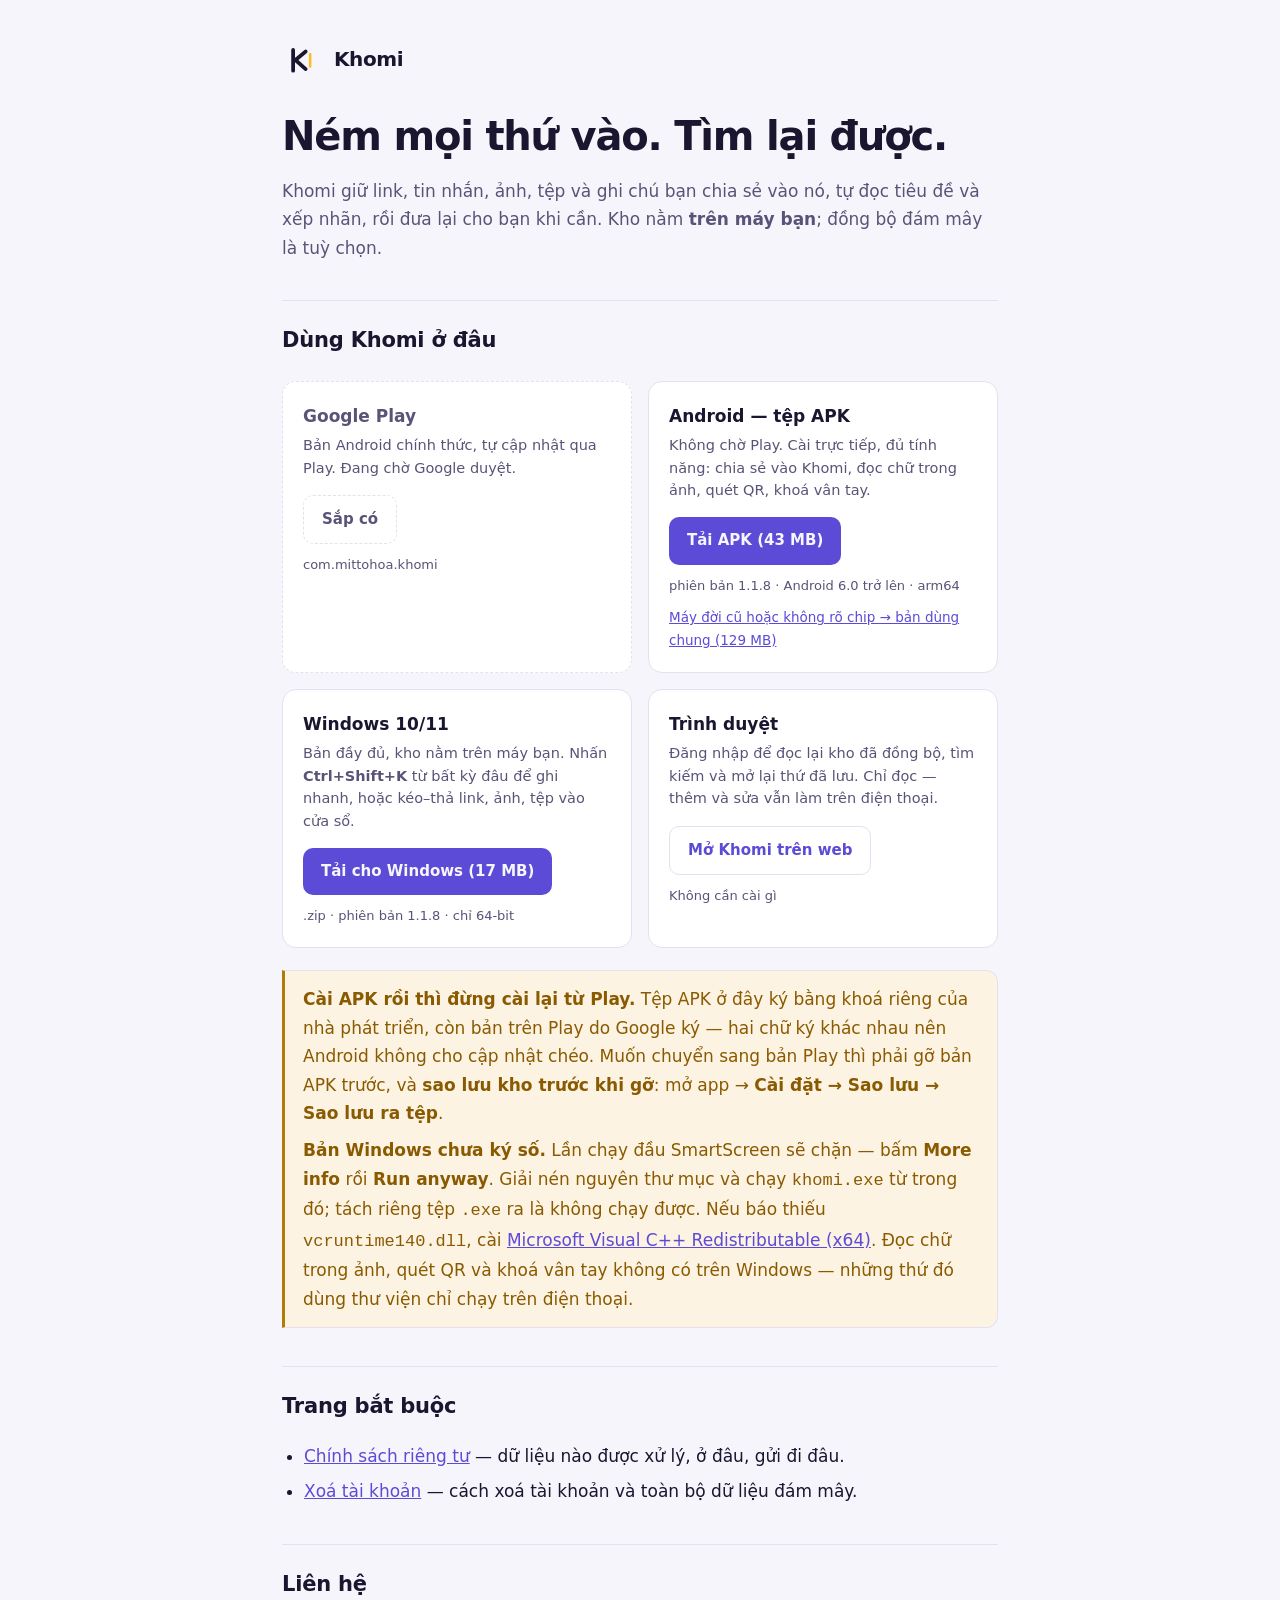
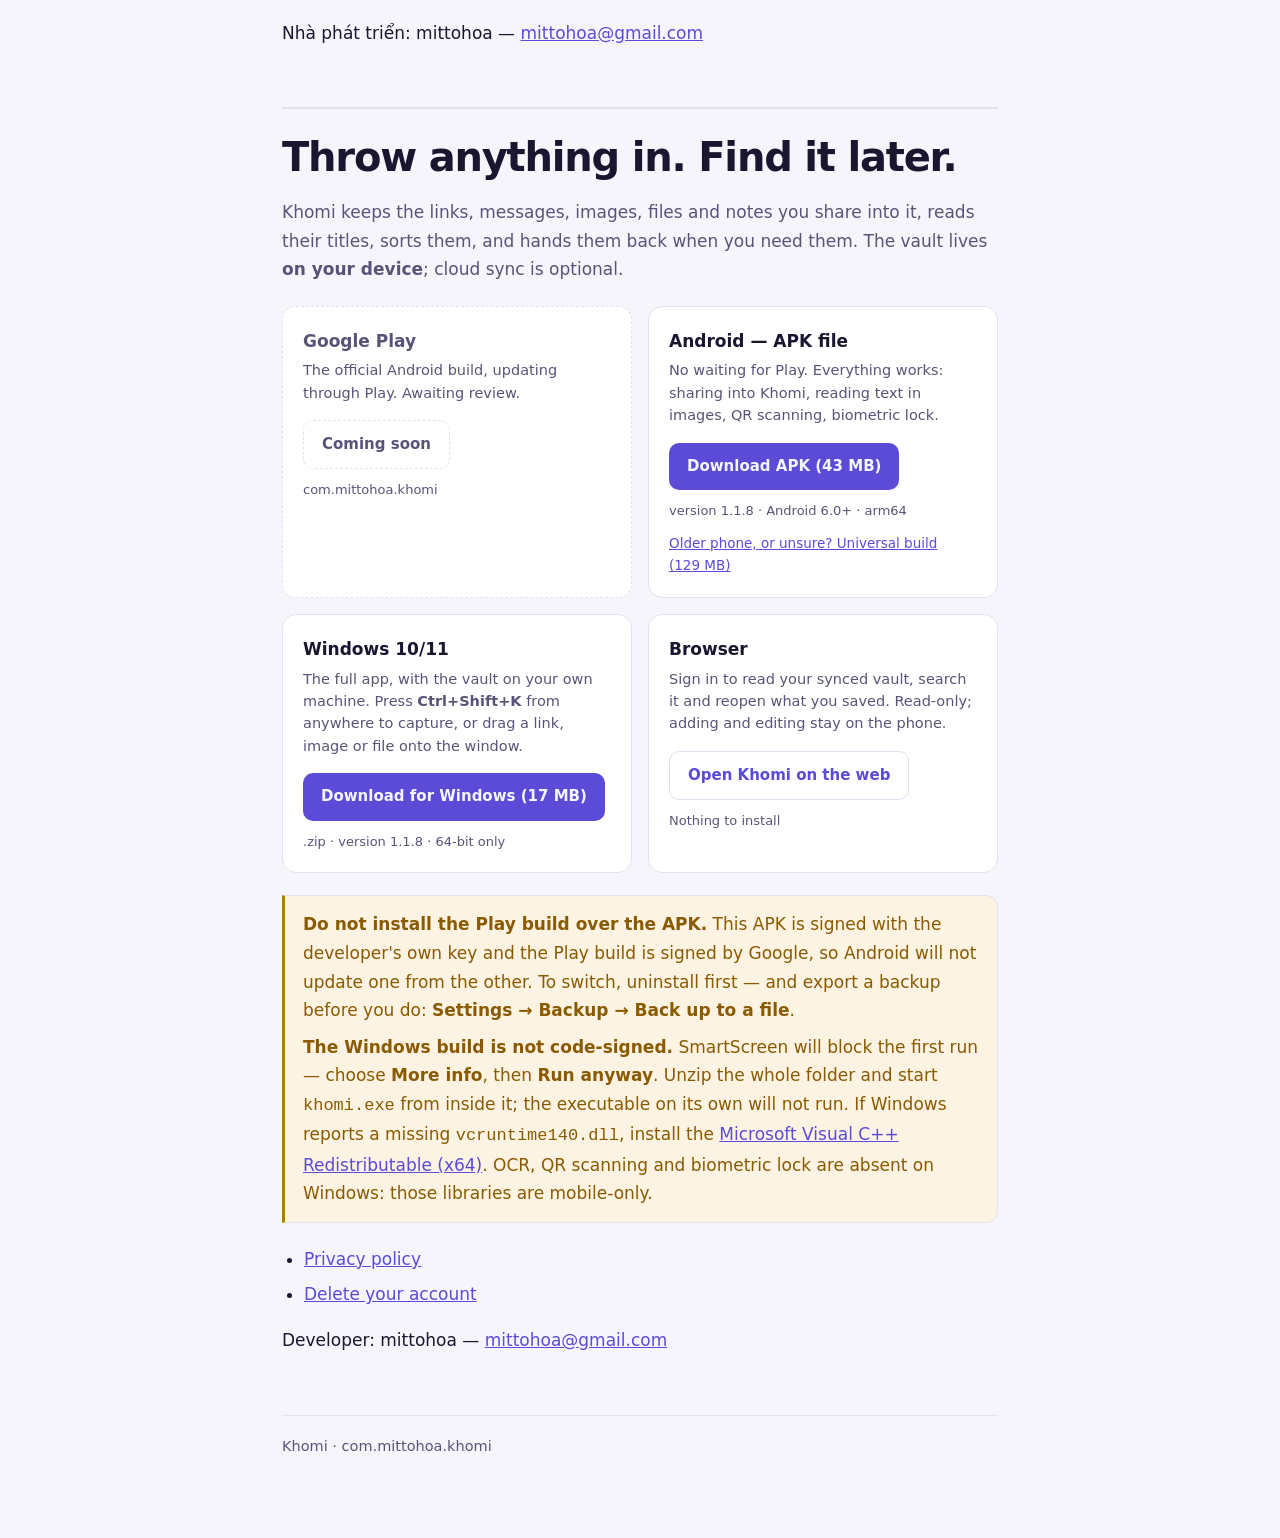
<file: index.html>
<!doctype html>
<html lang="vi">
<head>
<meta charset="utf-8">
<meta name="viewport" content="width=device-width, initial-scale=1">
<title>Khomi — ném mọi thứ vào, tìm lại được</title>
<meta name="description" content="Khomi lưu link, tin nhắn, ảnh, tệp và ghi chú vào một kho trên máy bạn, rồi giúp bạn tìm lại.">
<link rel="stylesheet" href="style.css">
</head>
<body>
<div class="wrap">

<header>
  <svg viewBox="0 0 100 100" aria-hidden="true">
    <g fill="none" stroke="currentColor" stroke-width="9.4" stroke-linecap="round">
      <path d="M27.8 24.9 V76.7"/><path d="M33.7 50 L59.2 28.9"/><path d="M33.7 50 L59.2 72.7"/>
    </g>
    <rect x="67.2" y="32.2" width="6.4" height="37.1" rx="3.2" fill="#FBBF24"/>
  </svg>
  <b>Khomi</b>
</header>

<h1>Ném mọi thứ vào. Tìm lại được.</h1>
<p class="soft">Khomi giữ link, tin nhắn, ảnh, tệp và ghi chú bạn chia sẻ vào nó,
tự đọc tiêu đề và xếp nhãn, rồi đưa lại cho bạn khi cần. Kho nằm
<b>trên máy bạn</b>; đồng bộ đám mây là tuỳ chọn.</p>

<h2>Dùng Khomi ở đâu</h2>

<div class="get">
  <div class="card soon">
    <h3>Google Play</h3>
    <p>Bản Android chính thức, tự cập nhật qua Play. Đang chờ Google duyệt.</p>
    <!-- Khi Play duyệt xong, thay khối dưới bằng:
         <a class="dl" href="https://play.google.com/store/apps/details?id=com.mittohoa.khomi">Tải trên Google Play</a>
         và bỏ class "soon" ở thẻ card. -->
    <span class="dl off">Sắp có</span>
    <span class="meta">com.mittohoa.khomi</span>
  </div>

  <div class="card">
    <h3>Android — tệp APK</h3>
    <p>Không chờ Play. Cài trực tiếp, đủ tính năng: chia sẻ vào Khomi, đọc chữ
    trong ảnh, quét QR, khoá vân tay.</p>
    <a class="dl" href="https://github.com/mittohoa/khomi-app/releases/download/v1.1.8/Khomi-1.1.8-android-arm64.apk">Tải APK (43&nbsp;MB)</a>
    <span class="meta">phiên bản 1.1.8 · Android 6.0 trở lên · arm64</span>
    <a class="alt" href="https://github.com/mittohoa/khomi-app/releases/download/v1.1.8/Khomi-1.1.8-android-universal.apk">Máy đời cũ hoặc không rõ chip → bản dùng chung (129&nbsp;MB)</a>
  </div>

  <div class="card">
    <h3>Windows 10/11</h3>
    <p>Bản đầy đủ, kho nằm trên máy bạn. Nhấn <b>Ctrl+Shift+K</b> từ bất kỳ đâu
    để ghi nhanh, hoặc kéo–thả link, ảnh, tệp vào cửa sổ.</p>
    <a class="dl" href="https://github.com/mittohoa/khomi-app/releases/download/v1.1.8/Khomi-1.1.8-windows-x64.zip">Tải cho Windows (17&nbsp;MB)</a>
    <span class="meta">.zip · phiên bản 1.1.8 · chỉ 64-bit</span>
  </div>

  <div class="card">
    <h3>Trình duyệt</h3>
    <p>Đăng nhập để đọc lại kho đã đồng bộ, tìm kiếm và mở lại thứ đã lưu.
    Chỉ đọc — thêm và sửa vẫn làm trên điện thoại.</p>
    <a class="dl ghost" href="app/">Mở Khomi trên web</a>
    <span class="meta">Không cần cài gì</span>
  </div>
</div>

<div class="note warn">
  <p><b>Cài APK rồi thì đừng cài lại từ Play.</b> Tệp APK ở đây ký bằng khoá
  riêng của nhà phát triển, còn bản trên Play do Google ký — hai chữ ký khác
  nhau nên Android không cho cập nhật chéo. Muốn chuyển sang bản Play thì phải
  gỡ bản APK trước, và <b>sao lưu kho trước khi gỡ</b>: mở app →
  <b>Cài đặt → Sao lưu → Sao lưu ra tệp</b>.</p>
  <p><b>Bản Windows chưa ký số.</b> Lần chạy đầu SmartScreen sẽ chặn — bấm
  <b>More info</b> rồi <b>Run anyway</b>. Giải nén nguyên thư mục và chạy
  <code>khomi.exe</code> từ trong đó; tách riêng tệp <code>.exe</code> ra là
  không chạy được. Nếu báo thiếu <code>vcruntime140.dll</code>, cài
  <a href="https://aka.ms/vs/17/release/vc_redist.x64.exe">Microsoft Visual C++
  Redistributable (x64)</a>. Đọc chữ trong ảnh, quét QR và khoá vân tay không có
  trên Windows — những thứ đó dùng thư viện chỉ chạy trên điện thoại.</p>
</div>

<h2>Trang bắt buộc</h2>
<ul>
  <li><a href="privacy.html">Chính sách riêng tư</a> — dữ liệu nào được xử lý,
  ở đâu, gửi đi đâu.</li>
  <li><a href="delete-account.html">Xoá tài khoản</a> — cách xoá tài khoản và
  toàn bộ dữ liệu đám mây.</li>
</ul>

<h2>Liên hệ</h2>
<p>Nhà phát triển: mittohoa — <a href="mailto:mittohoa@gmail.com">mittohoa@gmail.com</a></p>

<div class="lang" lang="en">
  <h1>Throw anything in. Find it later.</h1>
  <p class="soft">Khomi keeps the links, messages, images, files and notes you
  share into it, reads their titles, sorts them, and hands them back when you
  need them. The vault lives <b>on your device</b>; cloud sync is optional.</p>
  <div class="get">
    <div class="card soon">
      <h3>Google Play</h3>
      <p>The official Android build, updating through Play. Awaiting review.</p>
      <span class="dl off">Coming soon</span>
      <span class="meta">com.mittohoa.khomi</span>
    </div>

    <div class="card">
      <h3>Android — APK file</h3>
      <p>No waiting for Play. Everything works: sharing into Khomi, reading
      text in images, QR scanning, biometric lock.</p>
      <a class="dl" href="https://github.com/mittohoa/khomi-app/releases/download/v1.1.8/Khomi-1.1.8-android-arm64.apk">Download APK (43&nbsp;MB)</a>
      <span class="meta">version 1.1.8 · Android 6.0+ · arm64</span>
      <a class="alt" href="https://github.com/mittohoa/khomi-app/releases/download/v1.1.8/Khomi-1.1.8-android-universal.apk">Older phone, or unsure? Universal build (129&nbsp;MB)</a>
    </div>

    <div class="card">
      <h3>Windows 10/11</h3>
      <p>The full app, with the vault on your own machine. Press
      <b>Ctrl+Shift+K</b> from anywhere to capture, or drag a link, image or
      file onto the window.</p>
      <a class="dl" href="https://github.com/mittohoa/khomi-app/releases/download/v1.1.8/Khomi-1.1.8-windows-x64.zip">Download for Windows (17&nbsp;MB)</a>
      <span class="meta">.zip · version 1.1.8 · 64-bit only</span>
    </div>

    <div class="card">
      <h3>Browser</h3>
      <p>Sign in to read your synced vault, search it and reopen what you
      saved. Read-only; adding and editing stay on the phone.</p>
      <a class="dl ghost" href="app/">Open Khomi on the web</a>
      <span class="meta">Nothing to install</span>
    </div>
  </div>

  <div class="note warn">
    <p><b>Do not install the Play build over the APK.</b> This APK is signed
    with the developer's own key and the Play build is signed by Google, so
    Android will not update one from the other. To switch, uninstall first —
    and export a backup before you do: <b>Settings → Backup → Back up to a
    file</b>.</p>
    <p><b>The Windows build is not code-signed.</b> SmartScreen will block the
    first run — choose <b>More info</b>, then <b>Run anyway</b>. Unzip the whole
    folder and start <code>khomi.exe</code> from inside it; the executable on
    its own will not run. If Windows reports a missing
    <code>vcruntime140.dll</code>, install the
    <a href="https://aka.ms/vs/17/release/vc_redist.x64.exe">Microsoft Visual
    C++ Redistributable (x64)</a>. OCR, QR scanning and biometric lock are
    absent on Windows: those libraries are mobile-only.</p>
  </div>

  <ul>
    <li><a href="privacy.html">Privacy policy</a></li>
    <li><a href="delete-account.html">Delete your account</a></li>
  </ul>
  <p>Developer: mittohoa — <a href="mailto:mittohoa@gmail.com">mittohoa@gmail.com</a></p>
</div>

<footer>Khomi · com.mittohoa.khomi</footer>

</div>
</body>
</html>
</file>
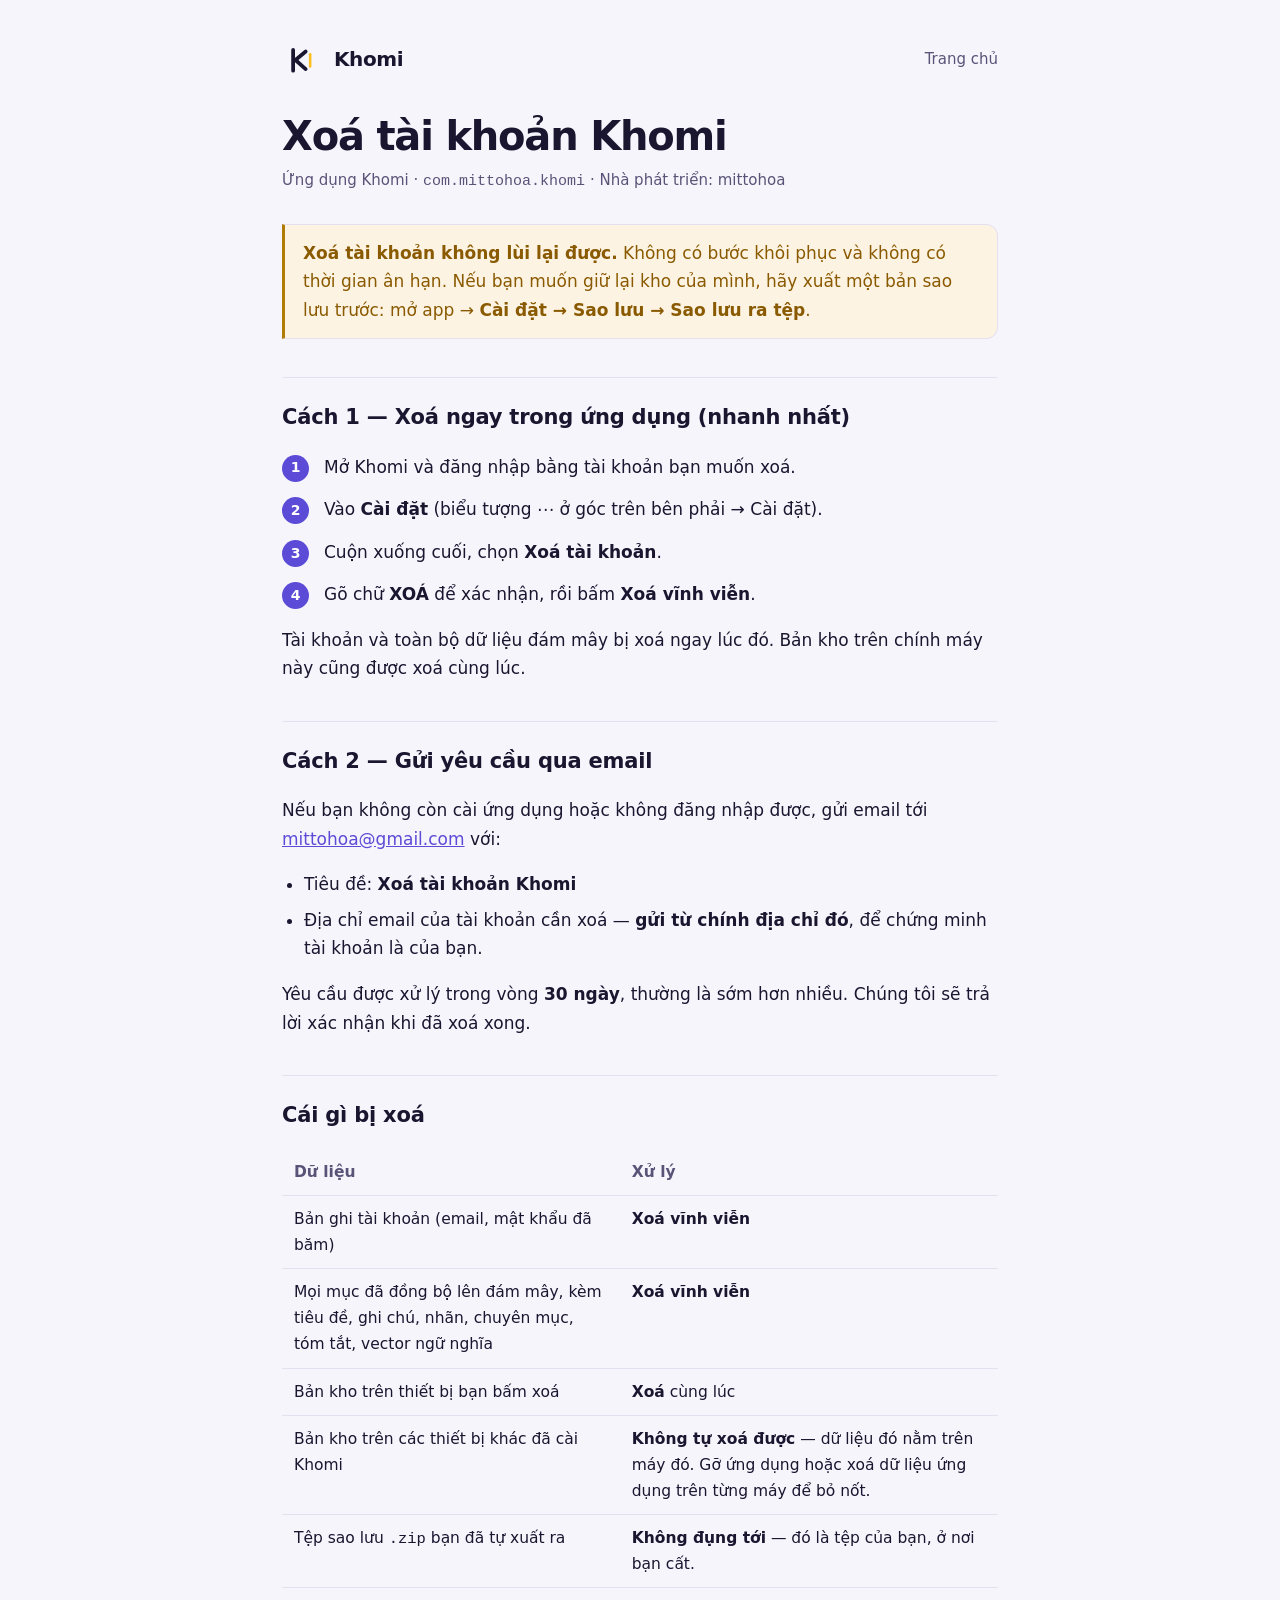
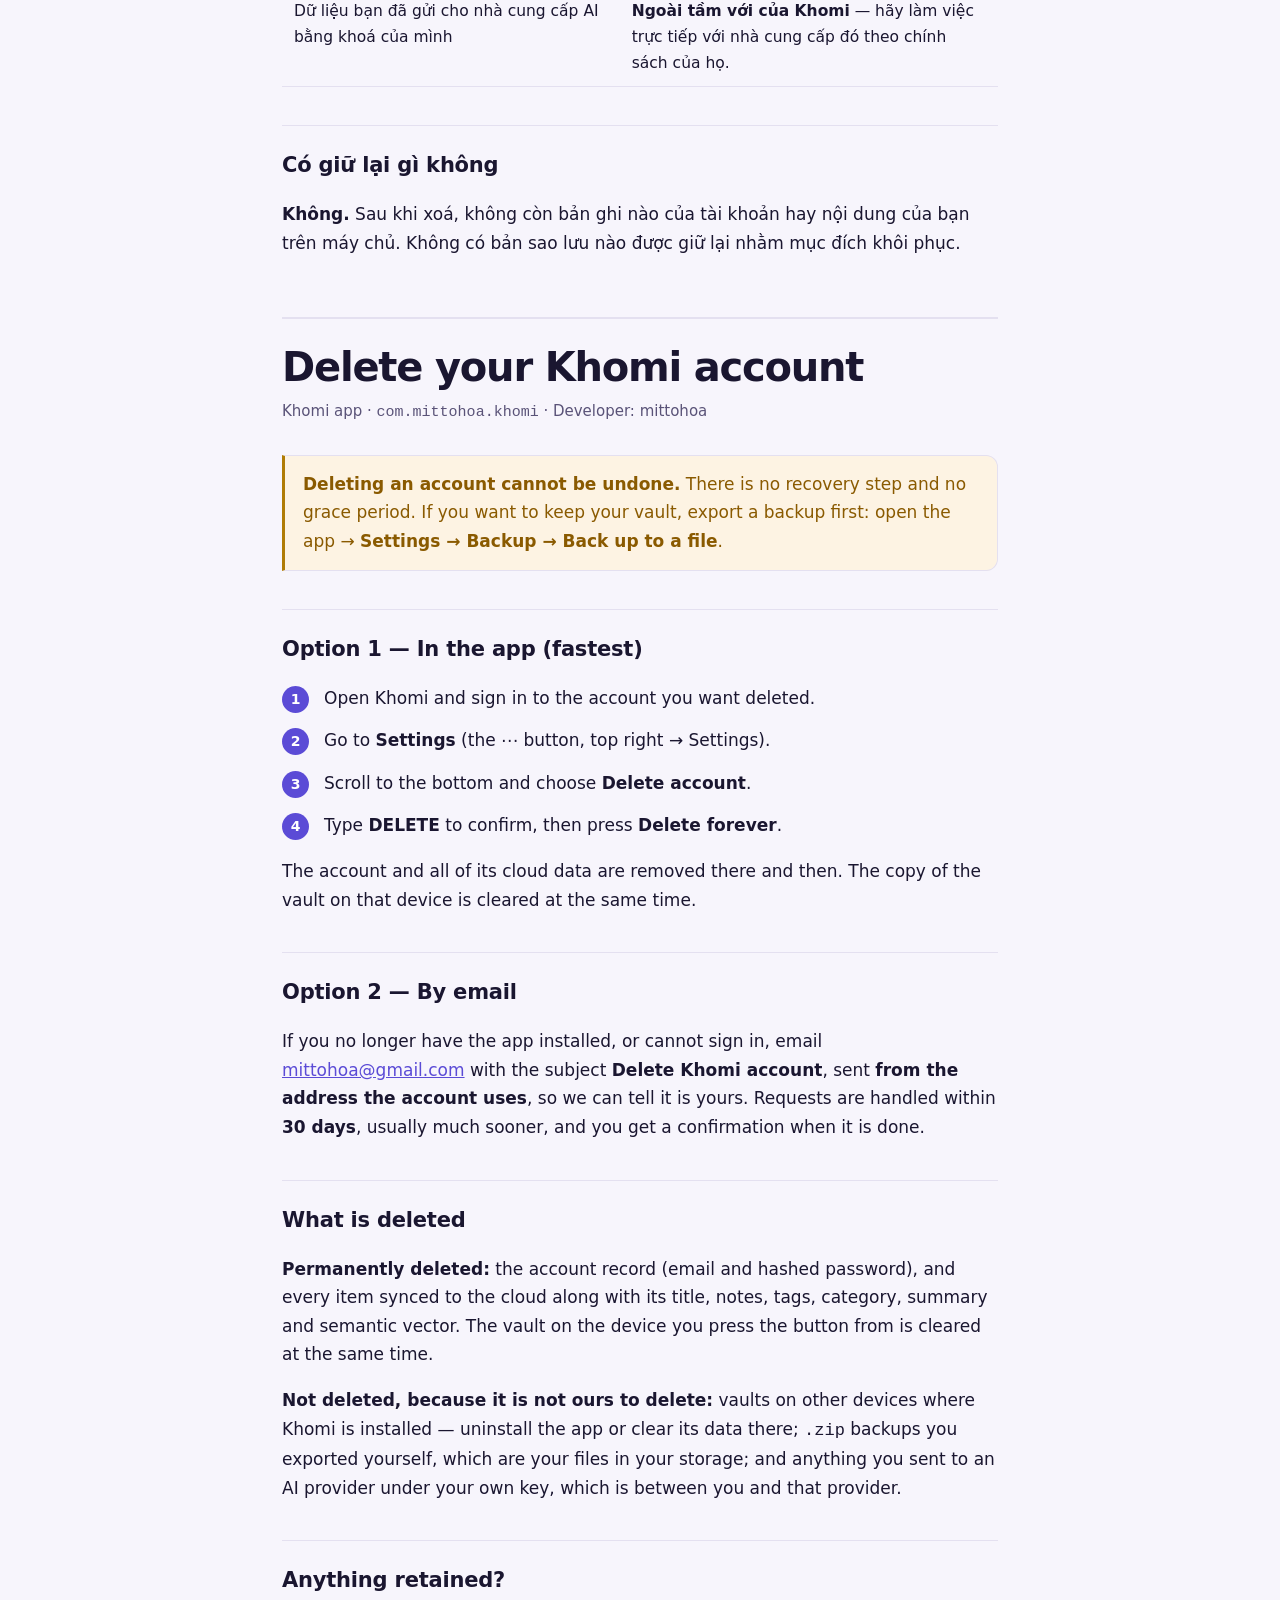
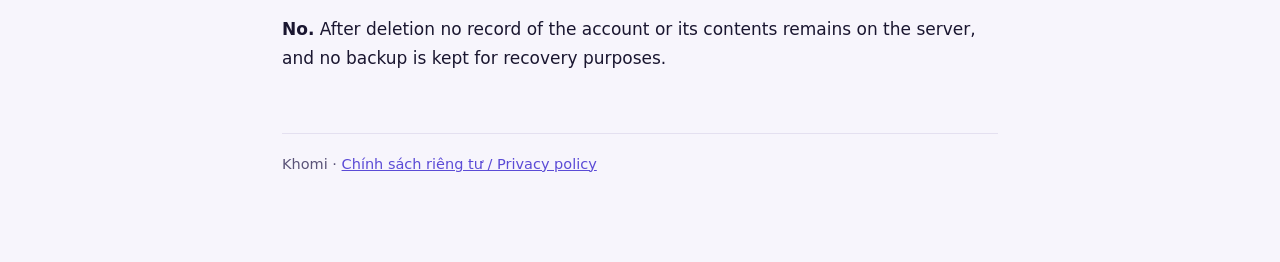
<file: delete-account.html>
<!doctype html>
<html lang="vi">
<head>
<meta charset="utf-8">
<meta name="viewport" content="width=device-width, initial-scale=1">
<title>Xoá tài khoản Khomi</title>
<link rel="stylesheet" href="style.css">
</head>
<body>
<div class="wrap">

<header>
  <svg viewBox="0 0 100 100" aria-hidden="true">
    <g fill="none" stroke="currentColor" stroke-width="9.4" stroke-linecap="round">
      <path d="M27.8 24.9 V76.7"/><path d="M33.7 50 L59.2 28.9"/><path d="M33.7 50 L59.2 72.7"/>
    </g>
    <rect x="67.2" y="32.2" width="6.4" height="37.1" rx="3.2" fill="#FBBF24"/>
  </svg>
  <b>Khomi</b>
  <span class="spacer"></span>
  <a href="./">Trang chủ</a>
</header>

<h1>Xoá tài khoản Khomi</h1>
<p class="updated">Ứng dụng Khomi · <code>com.mittohoa.khomi</code> ·
Nhà phát triển: mittohoa</p>

<div class="note warn">
  <p><b>Xoá tài khoản không lùi lại được.</b> Không có bước khôi phục và không có
  thời gian ân hạn. Nếu bạn muốn giữ lại kho của mình, hãy xuất một bản sao lưu
  trước: mở app → <b>Cài đặt → Sao lưu → Sao lưu ra tệp</b>.</p>
</div>

<h2>Cách 1 — Xoá ngay trong ứng dụng (nhanh nhất)</h2>
<ol class="steps">
  <li>Mở Khomi và đăng nhập bằng tài khoản bạn muốn xoá.</li>
  <li>Vào <b>Cài đặt</b> (biểu tượng ⋯ ở góc trên bên phải → Cài đặt).</li>
  <li>Cuộn xuống cuối, chọn <b>Xoá tài khoản</b>.</li>
  <li>Gõ chữ <b>XOÁ</b> để xác nhận, rồi bấm <b>Xoá vĩnh viễn</b>.</li>
</ol>
<p>Tài khoản và toàn bộ dữ liệu đám mây bị xoá ngay lúc đó. Bản kho trên chính
máy này cũng được xoá cùng lúc.</p>

<h2>Cách 2 — Gửi yêu cầu qua email</h2>
<p>Nếu bạn không còn cài ứng dụng hoặc không đăng nhập được, gửi email tới
<a href="mailto:mittohoa@gmail.com">mittohoa@gmail.com</a> với:</p>
<ul>
  <li>Tiêu đề: <b>Xoá tài khoản Khomi</b></li>
  <li>Địa chỉ email của tài khoản cần xoá — <b>gửi từ chính địa chỉ đó</b>, để
  chứng minh tài khoản là của bạn.</li>
</ul>
<p>Yêu cầu được xử lý trong vòng <b>30 ngày</b>, thường là sớm hơn nhiều. Chúng
tôi sẽ trả lời xác nhận khi đã xoá xong.</p>

<h2>Cái gì bị xoá</h2>
<table>
  <tr><th>Dữ liệu</th><th>Xử lý</th></tr>
  <tr><td>Bản ghi tài khoản (email, mật khẩu đã băm)</td><td><b>Xoá vĩnh viễn</b></td></tr>
  <tr><td>Mọi mục đã đồng bộ lên đám mây, kèm tiêu đề, ghi chú, nhãn, chuyên mục,
    tóm tắt, vector ngữ nghĩa</td><td><b>Xoá vĩnh viễn</b></td></tr>
  <tr><td>Bản kho trên thiết bị bạn bấm xoá</td><td><b>Xoá</b> cùng lúc</td></tr>
  <tr><td>Bản kho trên các thiết bị khác đã cài Khomi</td>
    <td><b>Không tự xoá được</b> — dữ liệu đó nằm trên máy đó. Gỡ ứng dụng hoặc
    xoá dữ liệu ứng dụng trên từng máy để bỏ nốt.</td></tr>
  <tr><td>Tệp sao lưu <code>.zip</code> bạn đã tự xuất ra</td>
    <td><b>Không đụng tới</b> — đó là tệp của bạn, ở nơi bạn cất.</td></tr>
  <tr><td>Dữ liệu bạn đã gửi cho nhà cung cấp AI bằng khoá của mình</td>
    <td><b>Ngoài tầm với của Khomi</b> — hãy làm việc trực tiếp với nhà cung cấp
    đó theo chính sách của họ.</td></tr>
</table>

<h2>Có giữ lại gì không</h2>
<p><b>Không.</b> Sau khi xoá, không còn bản ghi nào của tài khoản hay nội dung
của bạn trên máy chủ. Không có bản sao lưu nào được giữ lại nhằm mục đích khôi
phục.</p>

<div class="lang" lang="en">
  <h1>Delete your Khomi account</h1>
  <p class="updated">Khomi app · <code>com.mittohoa.khomi</code> ·
  Developer: mittohoa</p>

  <div class="note warn">
    <p><b>Deleting an account cannot be undone.</b> There is no recovery step and
    no grace period. If you want to keep your vault, export a backup first:
    open the app → <b>Settings → Backup → Back up to a file</b>.</p>
  </div>

  <h2>Option 1 — In the app (fastest)</h2>
  <ol class="steps">
    <li>Open Khomi and sign in to the account you want deleted.</li>
    <li>Go to <b>Settings</b> (the ⋯ button, top right → Settings).</li>
    <li>Scroll to the bottom and choose <b>Delete account</b>.</li>
    <li>Type <b>DELETE</b> to confirm, then press <b>Delete forever</b>.</li>
  </ol>
  <p>The account and all of its cloud data are removed there and then. The copy
  of the vault on that device is cleared at the same time.</p>

  <h2>Option 2 — By email</h2>
  <p>If you no longer have the app installed, or cannot sign in, email
  <a href="mailto:mittohoa@gmail.com">mittohoa@gmail.com</a> with the subject
  <b>Delete Khomi account</b>, sent <b>from the address the account uses</b>, so
  we can tell it is yours. Requests are handled within <b>30 days</b>, usually
  much sooner, and you get a confirmation when it is done.</p>

  <h2>What is deleted</h2>
  <p><b>Permanently deleted:</b> the account record (email and hashed password),
  and every item synced to the cloud along with its title, notes, tags,
  category, summary and semantic vector. The vault on the device you press the
  button from is cleared at the same time.</p>
  <p><b>Not deleted, because it is not ours to delete:</b> vaults on other
  devices where Khomi is installed — uninstall the app or clear its data there;
  <code>.zip</code> backups you exported yourself, which are your files in your
  storage; and anything you sent to an AI provider under your own key, which is
  between you and that provider.</p>

  <h2>Anything retained?</h2>
  <p><b>No.</b> After deletion no record of the account or its contents remains
  on the server, and no backup is kept for recovery purposes.</p>
</div>

<footer>
  Khomi · <a href="privacy.html">Chính sách riêng tư / Privacy policy</a>
</footer>

</div>
</body>
</html>
</file>
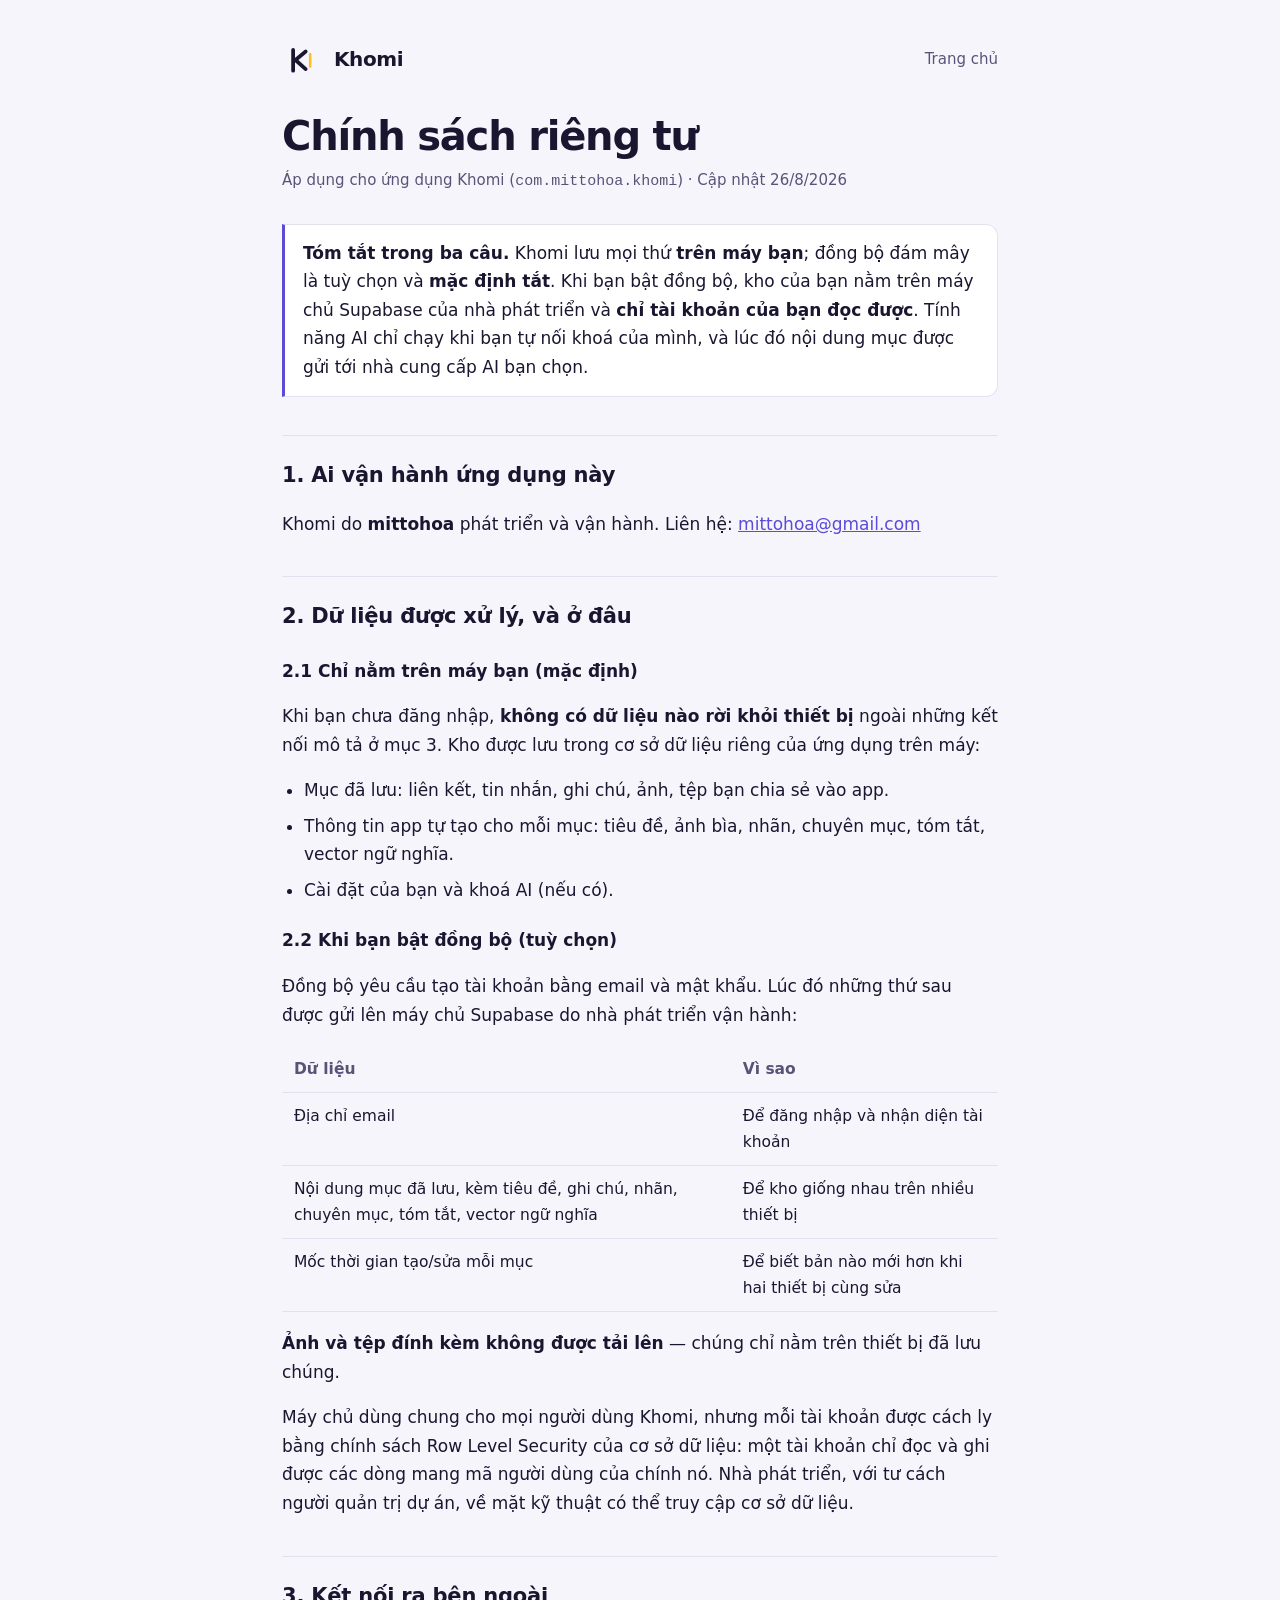
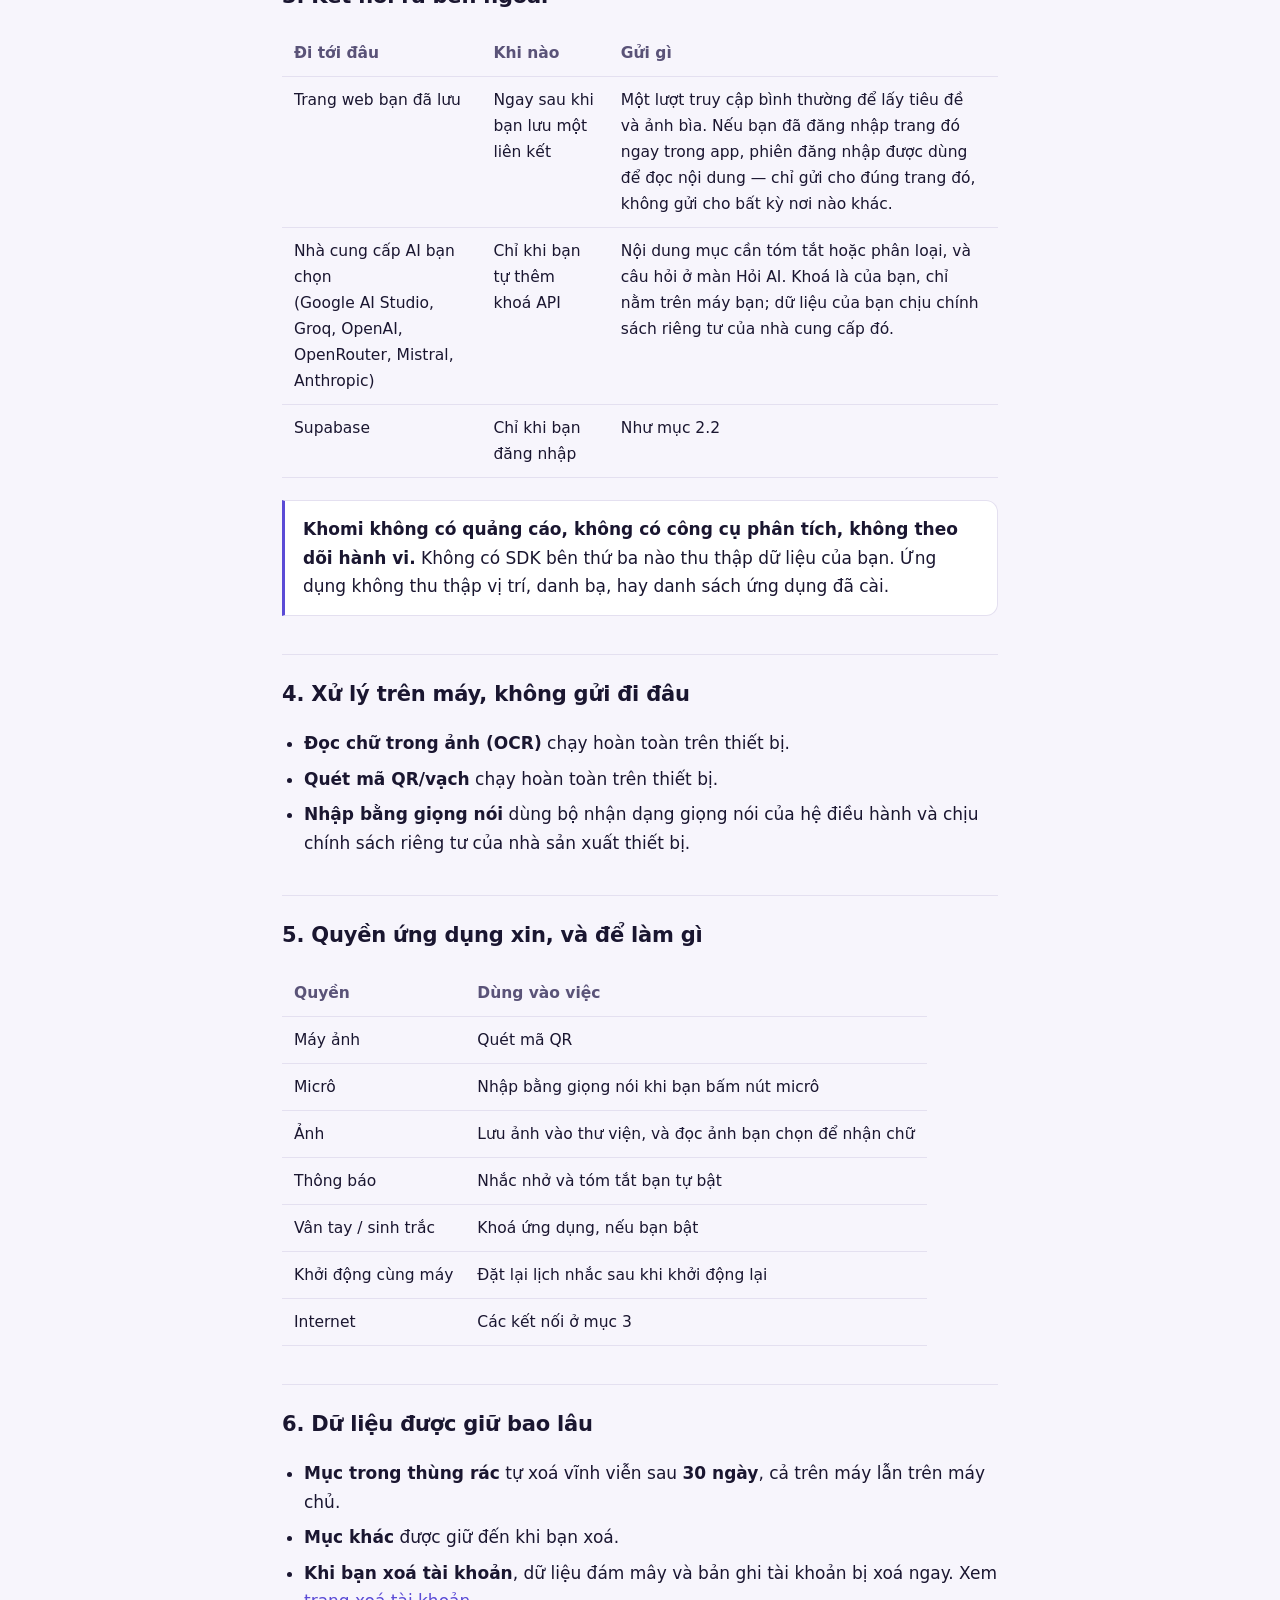
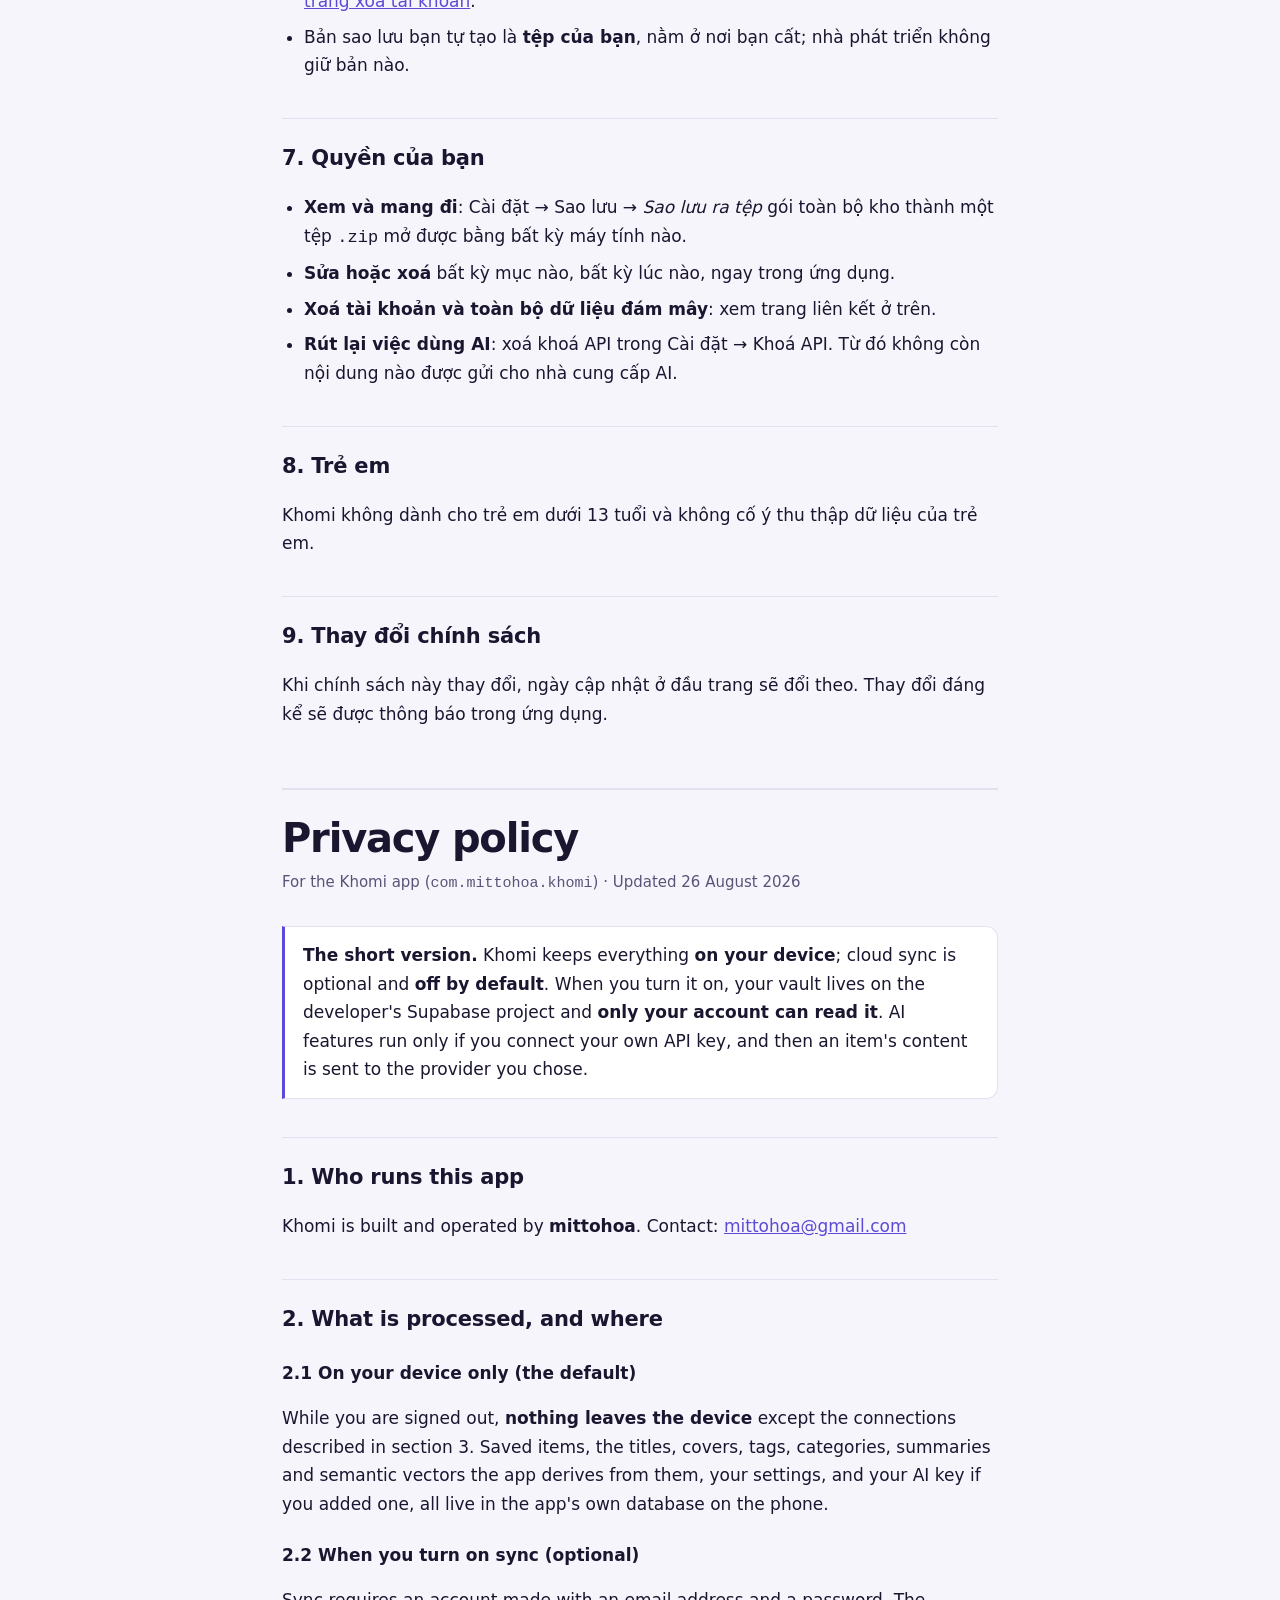
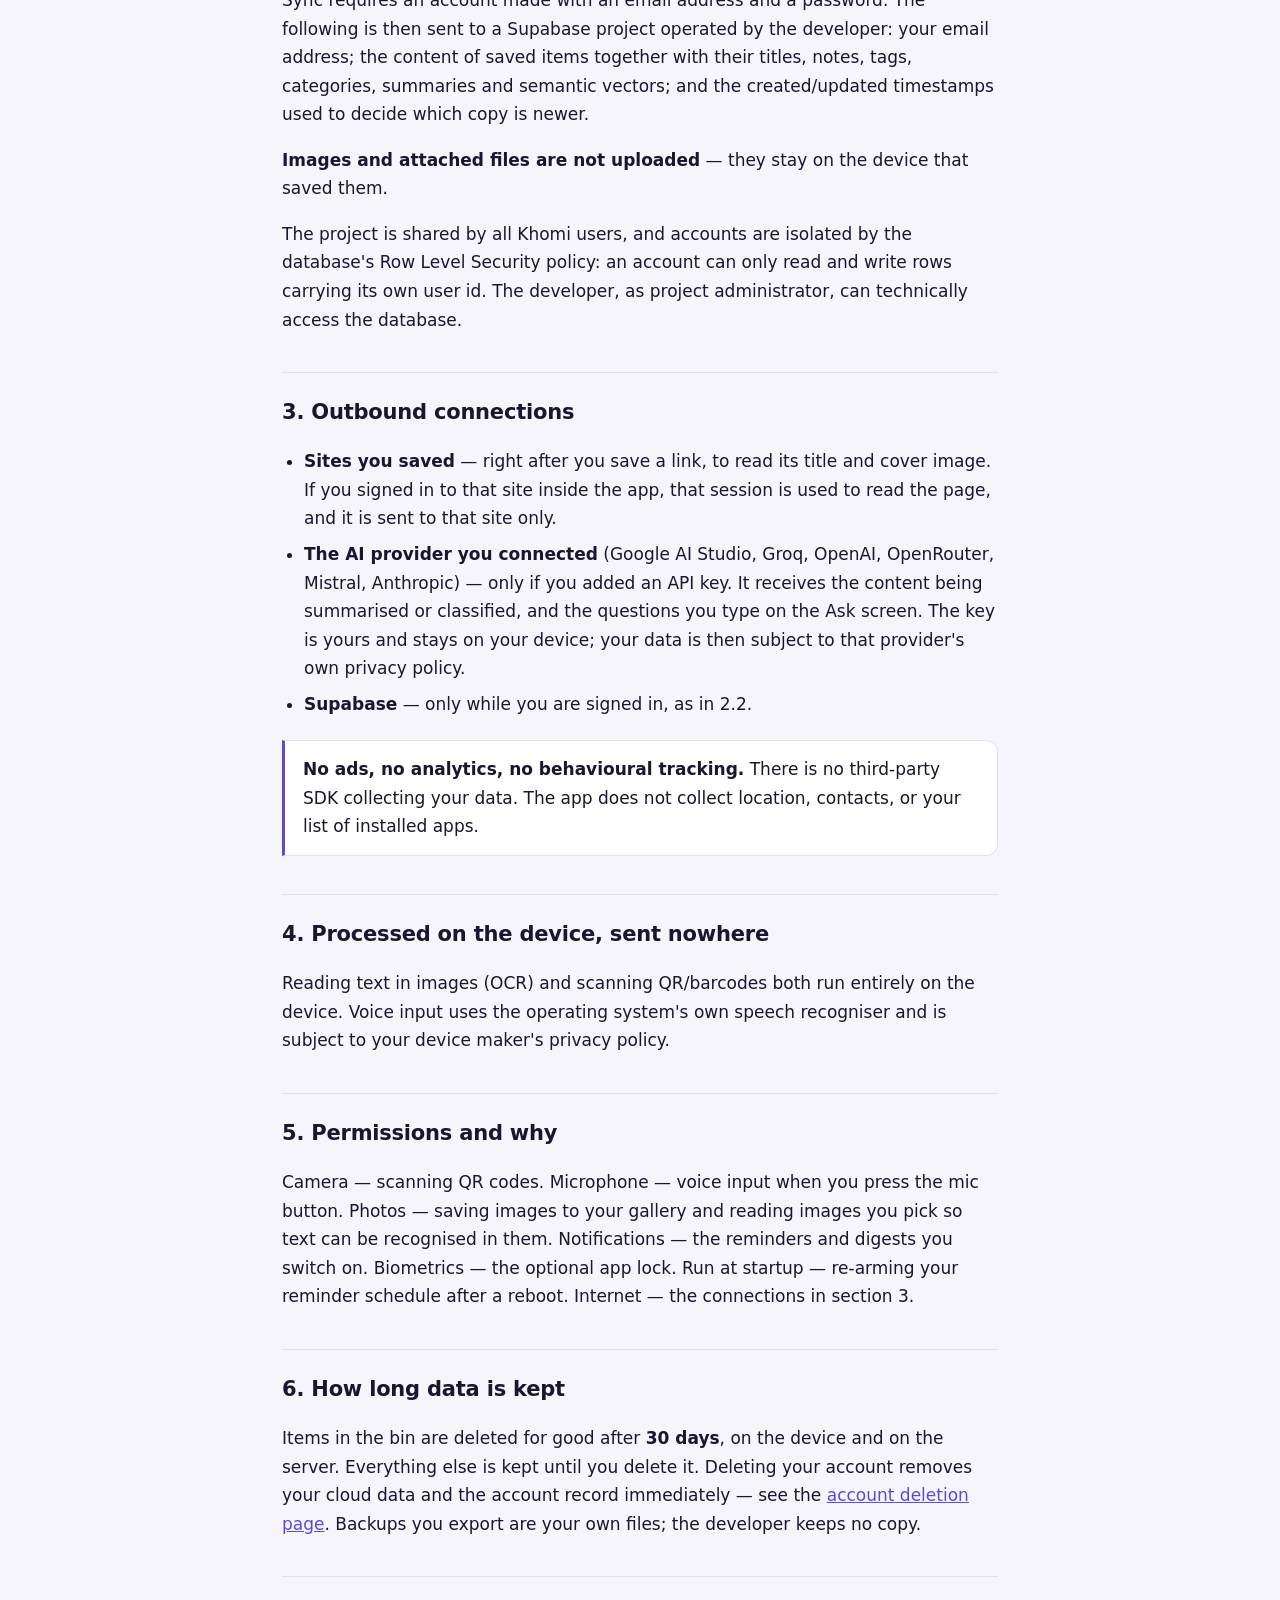
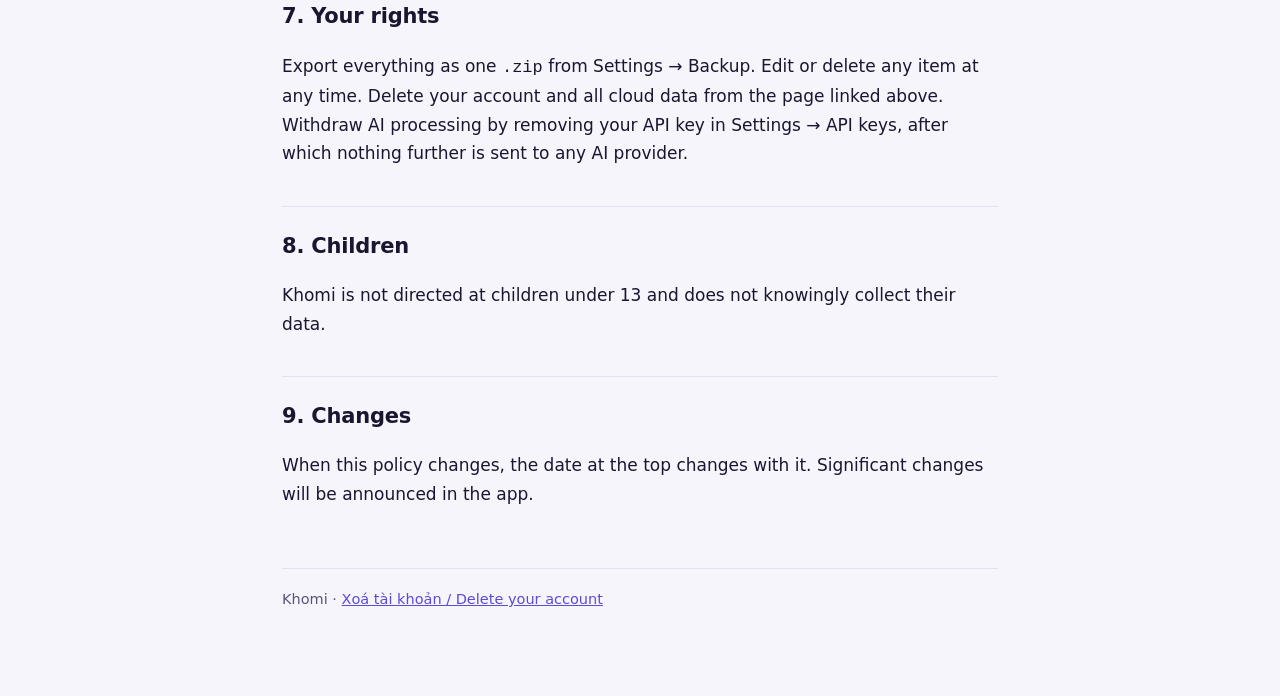
<file: privacy.html>
<!doctype html>
<html lang="vi">
<head>
<meta charset="utf-8">
<meta name="viewport" content="width=device-width, initial-scale=1">
<title>Chính sách riêng tư — Khomi</title>
<link rel="stylesheet" href="style.css">
</head>
<body>
<div class="wrap">

<header>
  <svg viewBox="0 0 100 100" aria-hidden="true">
    <g fill="none" stroke="currentColor" stroke-width="9.4" stroke-linecap="round">
      <path d="M27.8 24.9 V76.7"/><path d="M33.7 50 L59.2 28.9"/><path d="M33.7 50 L59.2 72.7"/>
    </g>
    <rect x="67.2" y="32.2" width="6.4" height="37.1" rx="3.2" fill="#FBBF24"/>
  </svg>
  <b>Khomi</b>
  <span class="spacer"></span>
  <a href="./">Trang chủ</a>
</header>

<h1>Chính sách riêng tư</h1>
<p class="updated">Áp dụng cho ứng dụng Khomi (<code>com.mittohoa.khomi</code>) ·
Cập nhật 26/8/2026</p>

<div class="note">
  <p><b>Tóm tắt trong ba câu.</b> Khomi lưu mọi thứ <b>trên máy bạn</b>; đồng bộ
  đám mây là tuỳ chọn và <b>mặc định tắt</b>. Khi bạn bật đồng bộ, kho của bạn
  nằm trên máy chủ Supabase của nhà phát triển và <b>chỉ tài khoản của bạn đọc
  được</b>. Tính năng AI chỉ chạy khi bạn tự nối khoá của mình, và lúc đó nội
  dung mục được gửi tới nhà cung cấp AI bạn chọn.</p>
</div>

<h2>1. Ai vận hành ứng dụng này</h2>
<p>Khomi do <b>mittohoa</b> phát triển và vận hành.
Liên hệ: <a href="mailto:mittohoa@gmail.com">mittohoa@gmail.com</a></p>

<h2>2. Dữ liệu được xử lý, và ở đâu</h2>

<h3>2.1 Chỉ nằm trên máy bạn (mặc định)</h3>
<p>Khi bạn chưa đăng nhập, <b>không có dữ liệu nào rời khỏi thiết bị</b> ngoài
những kết nối mô tả ở mục 3. Kho được lưu trong cơ sở dữ liệu riêng của ứng dụng
trên máy:</p>
<ul>
  <li>Mục đã lưu: liên kết, tin nhắn, ghi chú, ảnh, tệp bạn chia sẻ vào app.</li>
  <li>Thông tin app tự tạo cho mỗi mục: tiêu đề, ảnh bìa, nhãn, chuyên mục,
  tóm tắt, vector ngữ nghĩa.</li>
  <li>Cài đặt của bạn và khoá AI (nếu có).</li>
</ul>

<h3>2.2 Khi bạn bật đồng bộ (tuỳ chọn)</h3>
<p>Đồng bộ yêu cầu tạo tài khoản bằng email và mật khẩu. Lúc đó những thứ sau
được gửi lên máy chủ Supabase do nhà phát triển vận hành:</p>
<table>
  <tr><th>Dữ liệu</th><th>Vì sao</th></tr>
  <tr><td>Địa chỉ email</td><td>Để đăng nhập và nhận diện tài khoản</td></tr>
  <tr><td>Nội dung mục đã lưu, kèm tiêu đề, ghi chú, nhãn, chuyên mục, tóm tắt,
    vector ngữ nghĩa</td><td>Để kho giống nhau trên nhiều thiết bị</td></tr>
  <tr><td>Mốc thời gian tạo/sửa mỗi mục</td><td>Để biết bản nào mới hơn khi hai
    thiết bị cùng sửa</td></tr>
</table>
<p><b>Ảnh và tệp đính kèm không được tải lên</b> — chúng chỉ nằm trên thiết bị
đã lưu chúng.</p>
<p>Máy chủ dùng chung cho mọi người dùng Khomi, nhưng mỗi tài khoản được cách ly
bằng chính sách Row Level Security của cơ sở dữ liệu: một tài khoản chỉ đọc và
ghi được các dòng mang mã người dùng của chính nó. Nhà phát triển, với tư cách
người quản trị dự án, về mặt kỹ thuật có thể truy cập cơ sở dữ liệu.</p>

<h2>3. Kết nối ra bên ngoài</h2>
<table>
  <tr><th>Đi tới đâu</th><th>Khi nào</th><th>Gửi gì</th></tr>
  <tr>
    <td>Trang web bạn đã lưu</td>
    <td>Ngay sau khi bạn lưu một liên kết</td>
    <td>Một lượt truy cập bình thường để lấy tiêu đề và ảnh bìa. Nếu bạn đã đăng
    nhập trang đó ngay trong app, phiên đăng nhập được dùng để đọc nội dung —
    chỉ gửi cho đúng trang đó, không gửi cho bất kỳ nơi nào khác.</td>
  </tr>
  <tr>
    <td>Nhà cung cấp AI bạn chọn<br>(Google AI Studio, Groq, OpenAI,
      OpenRouter, Mistral, Anthropic)</td>
    <td>Chỉ khi bạn tự thêm khoá API</td>
    <td>Nội dung mục cần tóm tắt hoặc phân loại, và câu hỏi ở màn Hỏi AI. Khoá
    là của bạn, chỉ nằm trên máy bạn; dữ liệu của bạn chịu chính sách riêng tư
    của nhà cung cấp đó.</td>
  </tr>
  <tr>
    <td>Supabase</td>
    <td>Chỉ khi bạn đăng nhập</td>
    <td>Như mục 2.2</td>
  </tr>
</table>

<div class="note">
  <p><b>Khomi không có quảng cáo, không có công cụ phân tích, không theo dõi
  hành vi.</b> Không có SDK bên thứ ba nào thu thập dữ liệu của bạn. Ứng dụng
  không thu thập vị trí, danh bạ, hay danh sách ứng dụng đã cài.</p>
</div>

<h2>4. Xử lý trên máy, không gửi đi đâu</h2>
<ul>
  <li><b>Đọc chữ trong ảnh (OCR)</b> chạy hoàn toàn trên thiết bị.</li>
  <li><b>Quét mã QR/vạch</b> chạy hoàn toàn trên thiết bị.</li>
  <li><b>Nhập bằng giọng nói</b> dùng bộ nhận dạng giọng nói của hệ điều hành và
  chịu chính sách riêng tư của nhà sản xuất thiết bị.</li>
</ul>

<h2>5. Quyền ứng dụng xin, và để làm gì</h2>
<table>
  <tr><th>Quyền</th><th>Dùng vào việc</th></tr>
  <tr><td>Máy ảnh</td><td>Quét mã QR</td></tr>
  <tr><td>Micrô</td><td>Nhập bằng giọng nói khi bạn bấm nút micrô</td></tr>
  <tr><td>Ảnh</td><td>Lưu ảnh vào thư viện, và đọc ảnh bạn chọn để nhận chữ</td></tr>
  <tr><td>Thông báo</td><td>Nhắc nhở và tóm tắt bạn tự bật</td></tr>
  <tr><td>Vân tay / sinh trắc</td><td>Khoá ứng dụng, nếu bạn bật</td></tr>
  <tr><td>Khởi động cùng máy</td><td>Đặt lại lịch nhắc sau khi khởi động lại</td></tr>
  <tr><td>Internet</td><td>Các kết nối ở mục 3</td></tr>
</table>

<h2>6. Dữ liệu được giữ bao lâu</h2>
<ul>
  <li><b>Mục trong thùng rác</b> tự xoá vĩnh viễn sau <b>30 ngày</b>, cả trên máy
  lẫn trên máy chủ.</li>
  <li><b>Mục khác</b> được giữ đến khi bạn xoá.</li>
  <li><b>Khi bạn xoá tài khoản</b>, dữ liệu đám mây và bản ghi tài khoản bị xoá
  ngay. Xem <a href="delete-account.html">trang xoá tài khoản</a>.</li>
  <li>Bản sao lưu bạn tự tạo là <b>tệp của bạn</b>, nằm ở nơi bạn cất; nhà phát
  triển không giữ bản nào.</li>
</ul>

<h2>7. Quyền của bạn</h2>
<ul>
  <li><b>Xem và mang đi</b>: Cài đặt → Sao lưu → <i>Sao lưu ra tệp</i> gói toàn
  bộ kho thành một tệp <code>.zip</code> mở được bằng bất kỳ máy tính nào.</li>
  <li><b>Sửa hoặc xoá</b> bất kỳ mục nào, bất kỳ lúc nào, ngay trong ứng dụng.</li>
  <li><b>Xoá tài khoản và toàn bộ dữ liệu đám mây</b>: xem trang liên kết ở
  trên.</li>
  <li><b>Rút lại việc dùng AI</b>: xoá khoá API trong Cài đặt → Khoá API. Từ đó
  không còn nội dung nào được gửi cho nhà cung cấp AI.</li>
</ul>

<h2>8. Trẻ em</h2>
<p>Khomi không dành cho trẻ em dưới 13 tuổi và không cố ý thu thập dữ liệu của
trẻ em.</p>

<h2>9. Thay đổi chính sách</h2>
<p>Khi chính sách này thay đổi, ngày cập nhật ở đầu trang sẽ đổi theo. Thay đổi
đáng kể sẽ được thông báo trong ứng dụng.</p>

<div class="lang" lang="en">
  <h1>Privacy policy</h1>
  <p class="updated">For the Khomi app (<code>com.mittohoa.khomi</code>) ·
  Updated 26 August 2026</p>

  <div class="note">
    <p><b>The short version.</b> Khomi keeps everything <b>on your device</b>;
    cloud sync is optional and <b>off by default</b>. When you turn it on, your
    vault lives on the developer's Supabase project and <b>only your account can
    read it</b>. AI features run only if you connect your own API key, and then
    an item's content is sent to the provider you chose.</p>
  </div>

  <h2>1. Who runs this app</h2>
  <p>Khomi is built and operated by <b>mittohoa</b>.
  Contact: <a href="mailto:mittohoa@gmail.com">mittohoa@gmail.com</a></p>

  <h2>2. What is processed, and where</h2>
  <h3>2.1 On your device only (the default)</h3>
  <p>While you are signed out, <b>nothing leaves the device</b> except the
  connections described in section 3. Saved items, the titles, covers, tags,
  categories, summaries and semantic vectors the app derives from them, your
  settings, and your AI key if you added one, all live in the app's own database
  on the phone.</p>

  <h3>2.2 When you turn on sync (optional)</h3>
  <p>Sync requires an account made with an email address and a password. The
  following is then sent to a Supabase project operated by the developer: your
  email address; the content of saved items together with their titles, notes,
  tags, categories, summaries and semantic vectors; and the created/updated
  timestamps used to decide which copy is newer.</p>
  <p><b>Images and attached files are not uploaded</b> — they stay on the device
  that saved them.</p>
  <p>The project is shared by all Khomi users, and accounts are isolated by the
  database's Row Level Security policy: an account can only read and write rows
  carrying its own user id. The developer, as project administrator, can
  technically access the database.</p>

  <h2>3. Outbound connections</h2>
  <ul>
    <li><b>Sites you saved</b> — right after you save a link, to read its title
    and cover image. If you signed in to that site inside the app, that session
    is used to read the page, and it is sent to that site only.</li>
    <li><b>The AI provider you connected</b> (Google AI Studio, Groq, OpenAI,
    OpenRouter, Mistral, Anthropic) — only if you added an API key. It receives
    the content being summarised or classified, and the questions you type on
    the Ask screen. The key is yours and stays on your device; your data is then
    subject to that provider's own privacy policy.</li>
    <li><b>Supabase</b> — only while you are signed in, as in 2.2.</li>
  </ul>

  <div class="note">
    <p><b>No ads, no analytics, no behavioural tracking.</b> There is no
    third-party SDK collecting your data. The app does not collect location,
    contacts, or your list of installed apps.</p>
  </div>

  <h2>4. Processed on the device, sent nowhere</h2>
  <p>Reading text in images (OCR) and scanning QR/barcodes both run entirely on
  the device. Voice input uses the operating system's own speech recogniser and
  is subject to your device maker's privacy policy.</p>

  <h2>5. Permissions and why</h2>
  <p>Camera — scanning QR codes. Microphone — voice input when you press the mic
  button. Photos — saving images to your gallery and reading images you pick so
  text can be recognised in them. Notifications — the reminders and digests you
  switch on. Biometrics — the optional app lock. Run at startup — re-arming your
  reminder schedule after a reboot. Internet — the connections in section 3.</p>

  <h2>6. How long data is kept</h2>
  <p>Items in the bin are deleted for good after <b>30 days</b>, on the device
  and on the server. Everything else is kept until you delete it. Deleting your
  account removes your cloud data and the account record immediately — see the
  <a href="delete-account.html">account deletion page</a>. Backups you export are
  your own files; the developer keeps no copy.</p>

  <h2>7. Your rights</h2>
  <p>Export everything as one <code>.zip</code> from Settings → Backup. Edit or
  delete any item at any time. Delete your account and all cloud data from the
  page linked above. Withdraw AI processing by removing your API key in
  Settings → API keys, after which nothing further is sent to any AI provider.</p>

  <h2>8. Children</h2>
  <p>Khomi is not directed at children under 13 and does not knowingly collect
  their data.</p>

  <h2>9. Changes</h2>
  <p>When this policy changes, the date at the top changes with it. Significant
  changes will be announced in the app.</p>
</div>

<footer>
  Khomi · <a href="delete-account.html">Xoá tài khoản / Delete your account</a>
</footer>

</div>
</body>
</html>
</file>
<file: style.css>
/* Khomi — shared styles for the public pages.
   Kept in one file so the three pages cannot drift apart. */

:root {
  --paper:    #F7F5FC;
  --surface:  #FFFFFF;
  --ink:      #1A1630;
  --ink-soft: #5A5378;
  --line:     #E4E0F0;
  --violet:   #5B4BD6;
  --gold:     #B07C05;
  --warn-bg:  #FDF3E3;
  --warn-ink: #8A5A00;
}

@media (prefers-color-scheme: dark) {
  :root {
    --paper:    #0F0D1A;
    --surface:  #181528;
    --ink:      #EFECF8;
    --ink-soft: #A9A1C6;
    --line:     #2A2540;
    --violet:   #A99BFF;
    --gold:     #FFC94A;
    --warn-bg:  #2A2010;
    --warn-ink: #F5C97A;
  }
}

* { box-sizing: border-box; }

body {
  margin: 0;
  background: var(--paper);
  color: var(--ink);
  font-family: system-ui, -apple-system, "Segoe UI", Roboto, sans-serif;
  font-size: 17px;
  line-height: 1.68;
  -webkit-font-smoothing: antialiased;
}

.wrap { max-width: 760px; margin: 0 auto; padding: 40px 22px 90px; }

header { display: flex; align-items: center; gap: 12px; margin-bottom: 34px; }
header svg { width: 40px; height: 40px; flex: none; }
header b { font-size: 20px; letter-spacing: -.02em; }
header a { color: var(--ink-soft); text-decoration: none; font-size: 15px; }
header a:hover { color: var(--violet); }
header .spacer { flex: 1; }

h1 {
  font-size: clamp(30px, 5vw, 40px);
  line-height: 1.14;
  letter-spacing: -.03em;
  margin: 0 0 8px;
}
.updated { color: var(--ink-soft); font-size: 15px; margin: 0 0 30px; }

h2 {
  font-size: 21px;
  letter-spacing: -.01em;
  margin: 38px 0 10px;
  padding-top: 22px;
  border-top: 1px solid var(--line);
}
h3 { font-size: 17px; margin: 22px 0 6px; }

p, li { color: var(--ink); }
p.soft, li.soft { color: var(--ink-soft); }
a { color: var(--violet); }

ul { padding-left: 22px; }
li { margin-bottom: 7px; }

table {
  width: 100%;
  border-collapse: collapse;
  margin: 16px 0;
  font-size: 15.5px;
  display: block;
  overflow-x: auto;
}
th, td {
  text-align: left;
  padding: 10px 12px;
  border-bottom: 1px solid var(--line);
  vertical-align: top;
}
th { color: var(--ink-soft); font-weight: 600; white-space: nowrap; }

.note {
  background: var(--surface);
  border: 1px solid var(--line);
  border-left: 3px solid var(--violet);
  border-radius: 0 12px 12px 0;
  padding: 14px 18px;
  margin: 22px 0;
}
.note.warn { border-left-color: var(--gold); background: var(--warn-bg); }
.note.warn, .note.warn p { color: var(--warn-ink); }
.note p { margin: 0; }
.note p + p { margin-top: 8px; }

.fill {
  background: var(--warn-bg);
  color: var(--warn-ink);
  border-radius: 5px;
  padding: 1px 7px;
  font-weight: 600;
  font-size: .92em;
}

.steps { counter-reset: step; list-style: none; padding-left: 0; }
.steps li {
  counter-increment: step;
  position: relative;
  padding-left: 42px;
  margin-bottom: 14px;
}
.steps li::before {
  content: counter(step);
  position: absolute;
  left: 0; top: 2px;
  width: 27px; height: 27px;
  border-radius: 50%;
  background: var(--violet);
  color: #fff;
  font-size: 14px;
  font-weight: 700;
  display: grid;
  place-items: center;
}

.lang {
  margin-top: 60px;
  padding-top: 26px;
  border-top: 2px solid var(--line);
}

footer {
  margin-top: 60px;
  padding-top: 18px;
  border-top: 1px solid var(--line);
  color: var(--ink-soft);
  font-size: 14.5px;
}

/* ---- Download cards -------------------------------------------------------
   One card per platform. The button is the only filled element on the page, so
   the thing a visitor came to do is the thing that stands out. */
.get {
  display: grid;
  grid-template-columns: repeat(auto-fit, minmax(min(100%, 260px), 1fr));
  gap: 16px;
  margin: 22px 0;
}

.get .card {
  background: var(--surface);
  border: 1px solid var(--line);
  border-radius: 14px;
  padding: 20px;
}

.get .card h3 {
  margin: 0 0 4px;
  font-size: 17px;
}

.get .card p {
  margin: 0 0 16px;
  color: var(--ink-soft);
  font-size: 14.5px;
  line-height: 1.55;
}

.dl {
  display: inline-block;
  background: var(--violet);
  color: var(--paper);
  border-radius: 10px;
  padding: 11px 18px;
  font-weight: 650;
  font-size: 15px;
  text-decoration: none;
}

.dl:hover { filter: brightness(1.08); text-decoration: none; }

.dl.ghost {
  background: transparent;
  color: var(--violet);
  border: 1px solid var(--line);
}

.meta {
  display: block;
  margin-top: 10px;
  color: var(--ink-soft);
  font-size: 13px;
}

/* A card for a channel that is not open yet. Greyed rather than hidden: people
   ask "is this on Play?", and the honest answer is a visible "not yet". */
.card.soon { border-style: dashed; }
.card.soon h3 { color: var(--ink-soft); }

.dl.off {
  background: transparent;
  color: var(--ink-soft);
  border: 1px dashed var(--line);
  cursor: default;
}

.alt {
  display: block;
  margin-top: 10px;
  font-size: 13.5px;
}
</file>
